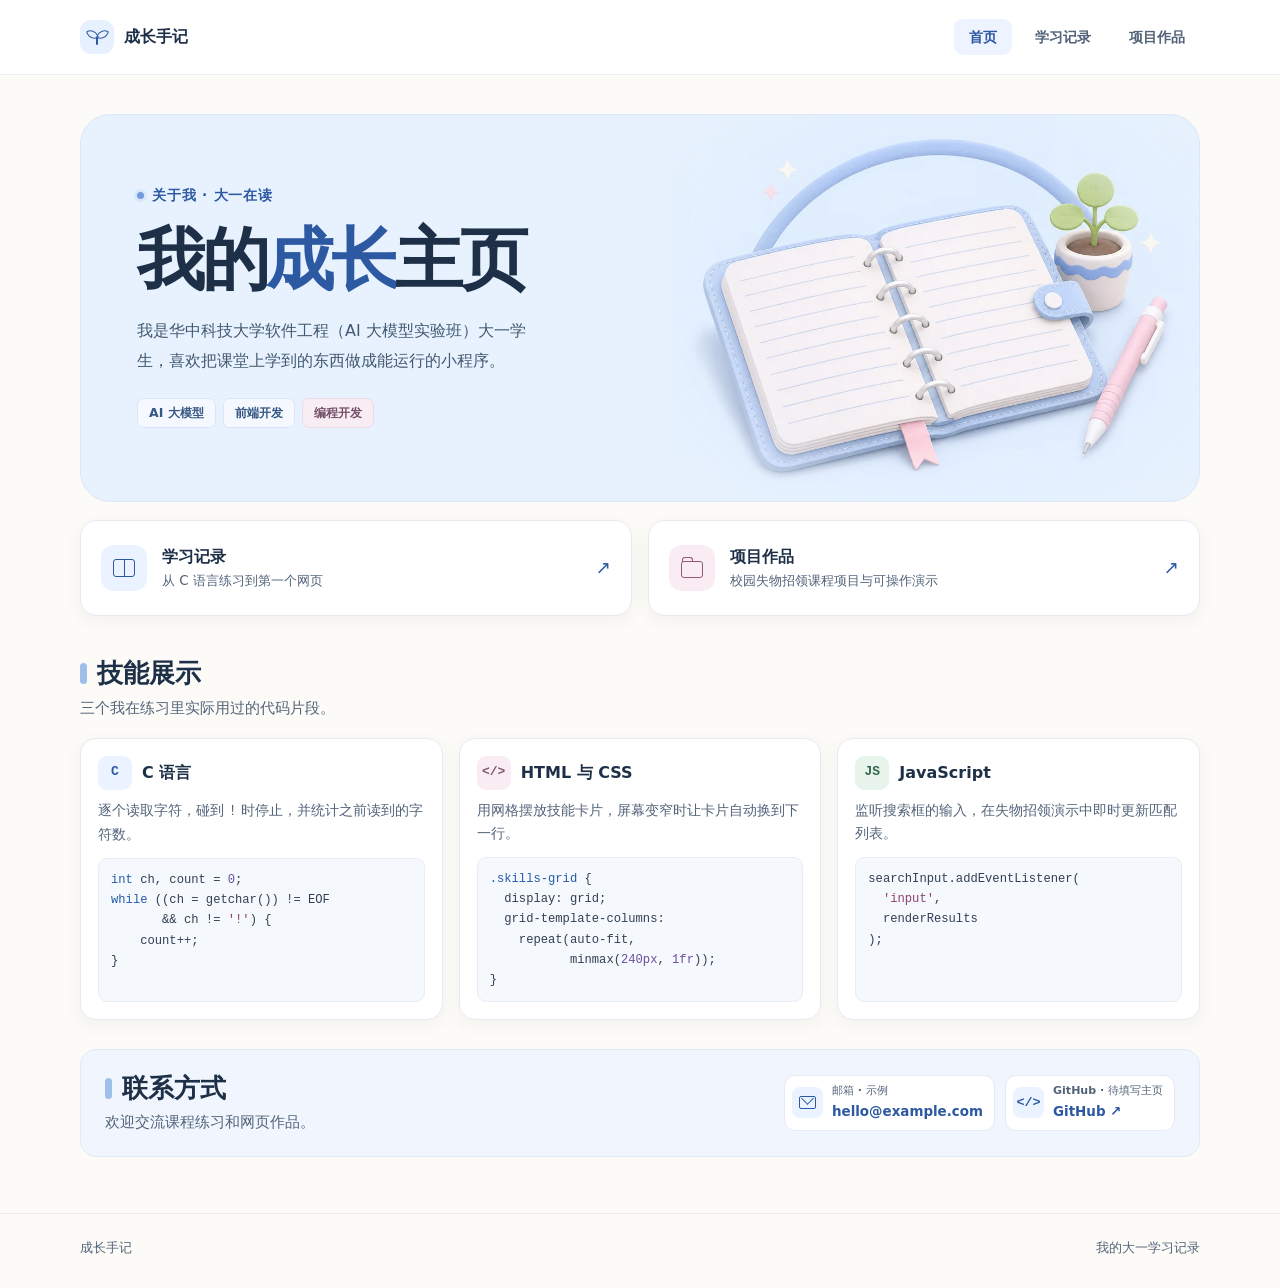
<file: index.html>
<!doctype html>
<html lang="zh-CN">
<head>
  <meta charset="utf-8">
  <meta name="viewport" content="width=device-width, initial-scale=1">
  <meta name="description" content="我的成长主页，记录大一的软件工程学习、代码练习与课程作品。">
  <meta name="theme-color" content="#fdfbf7">
  <title>我的成长主页</title>
  <link rel="stylesheet" href="css/style.css">
</head>
<body>
  <a class="skip-link" href="#main">跳到正文</a>
  <!-- 三个页面的导航一致，aria-current 标记当前页面。 -->
  <header class="site-header">
    <div class="shell header-inner">
      <a class="brand" href="index.html">
        <span class="brand-icon" aria-hidden="true"><i></i></span>
        <span>成长手记</span>
      </a>
      <nav class="main-nav" aria-label="主导航">
        <a href="index.html" aria-current="page">首页</a>
        <a href="records.html">学习记录</a>
        <a href="projects.html">项目作品</a>
      </nav>
    </div>
  </header>

  <main class="shell page home-page" id="main">
    <!-- 关于我：在这里修改学校、专业或学习方向。 -->
    <section class="hero" aria-labelledby="home-heading">
      <div class="hero-content">
        <p class="eyebrow hero-kicker"><span class="status-dot" aria-hidden="true"></span>关于我 · 大一在读</p>
        <h1 id="home-heading">我的<span>成长</span>主页</h1>
        <p class="hero-intro">我是华中科技大学软件工程（AI 大模型实验班）大一学生，喜欢把课堂上学到的东西做成能运行的小程序。</p>
        <ul class="hero-topics" aria-label="学习方向">
          <li>AI 大模型</li>
          <li>前端开发</li>
          <li>编程开发</li>
        </ul>
      </div>
      <div class="hero-art" aria-hidden="true"></div>
    </section>

    <!-- 首页入口指向独立的 HTML 页面。 -->
    <div class="page-links">
      <a class="link-card" href="records.html">
        <span class="feature-icon icon-book" aria-hidden="true"></span>
        <span class="link-copy"><strong>学习记录</strong><span>从 C 语言练习到第一个网页</span></span>
        <span class="link-arrow" aria-hidden="true">↗</span>
      </a>
      <a class="link-card" href="projects.html">
        <span class="feature-icon icon-folder" aria-hidden="true"></span>
        <span class="link-copy"><strong>项目作品</strong><span>校园失物招领课程项目与可操作演示</span></span>
        <span class="link-arrow" aria-hidden="true">↗</span>
      </a>
    </div>

    <!-- 技能展示：pre 保留缩进，code 内的尖括号需要转义。 -->
    <section class="content-section" aria-labelledby="skills-heading">
      <div class="section-heading">
        <h2 id="skills-heading"><span class="heading-mark" aria-hidden="true"></span>技能展示</h2>
        <p>三个我在练习里实际用过的代码片段。</p>
      </div>
      <div class="skills-grid">
        <article class="skill-card">
          <div class="skill-head"><span class="skill-icon skill-blue" aria-hidden="true">C</span><h3>C 语言</h3></div>
          <p>逐个读取字符，碰到 <code>!</code> 时停止，并统计之前读到的字符数。</p>
          <pre><code><span class="code-key">int</span> ch, count = <span class="code-num">0</span>;
<span class="code-key">while</span> ((ch = getchar()) != EOF
       &amp;&amp; ch != <span class="code-str">'!'</span>) {
    count++;
}</code></pre>
        </article>
        <article class="skill-card">
          <div class="skill-head"><span class="skill-icon skill-pink" aria-hidden="true">&lt;/&gt;</span><h3>HTML 与 CSS</h3></div>
          <p>用网格摆放技能卡片，屏幕变窄时让卡片自动换到下一行。</p>
          <pre><code><span class="code-key">.skills-grid</span> {
  display: grid;
  grid-template-columns:
    repeat(auto-fit,
           minmax(<span class="code-num">240px</span>, <span class="code-num">1fr</span>));
}</code></pre>
        </article>
        <article class="skill-card">
          <div class="skill-head"><span class="skill-icon skill-mint" aria-hidden="true">JS</span><h3>JavaScript</h3></div>
          <p>监听搜索框的输入，在失物招领演示中即时更新匹配列表。</p>
          <pre><code>searchInput.addEventListener(
  <span class="code-str">'input'</span>,
  renderResults
);</code></pre>
        </article>
      </div>
    </section>

    <!-- 联系方式：替换两处邮箱文本及 GitHub 链接地址。 -->
    <section class="contact-panel" id="contact" aria-labelledby="contact-heading">
      <div>
        <h2 id="contact-heading"><span class="heading-mark" aria-hidden="true"></span>联系方式</h2>
        <p>欢迎交流课程练习和网页作品。</p>
      </div>
      <div class="contact-links">
        <a href="mailto:hello@example.com"><span class="mini-icon icon-mail" aria-hidden="true"></span><span><small>邮箱 · 示例</small>hello@example.com</span></a>
        <a href="https://github.com/" target="_blank" rel="noopener noreferrer"><span class="mini-icon icon-code" aria-hidden="true">&lt;/&gt;</span><span><small>GitHub · 待填写主页</small>GitHub ↗</span></a>
      </div>
    </section>
  </main>

  <footer class="site-footer"><div class="shell footer-inner"><span>成长手记</span><span>我的大一学习记录</span></div></footer>
</body>
</html>
</file>
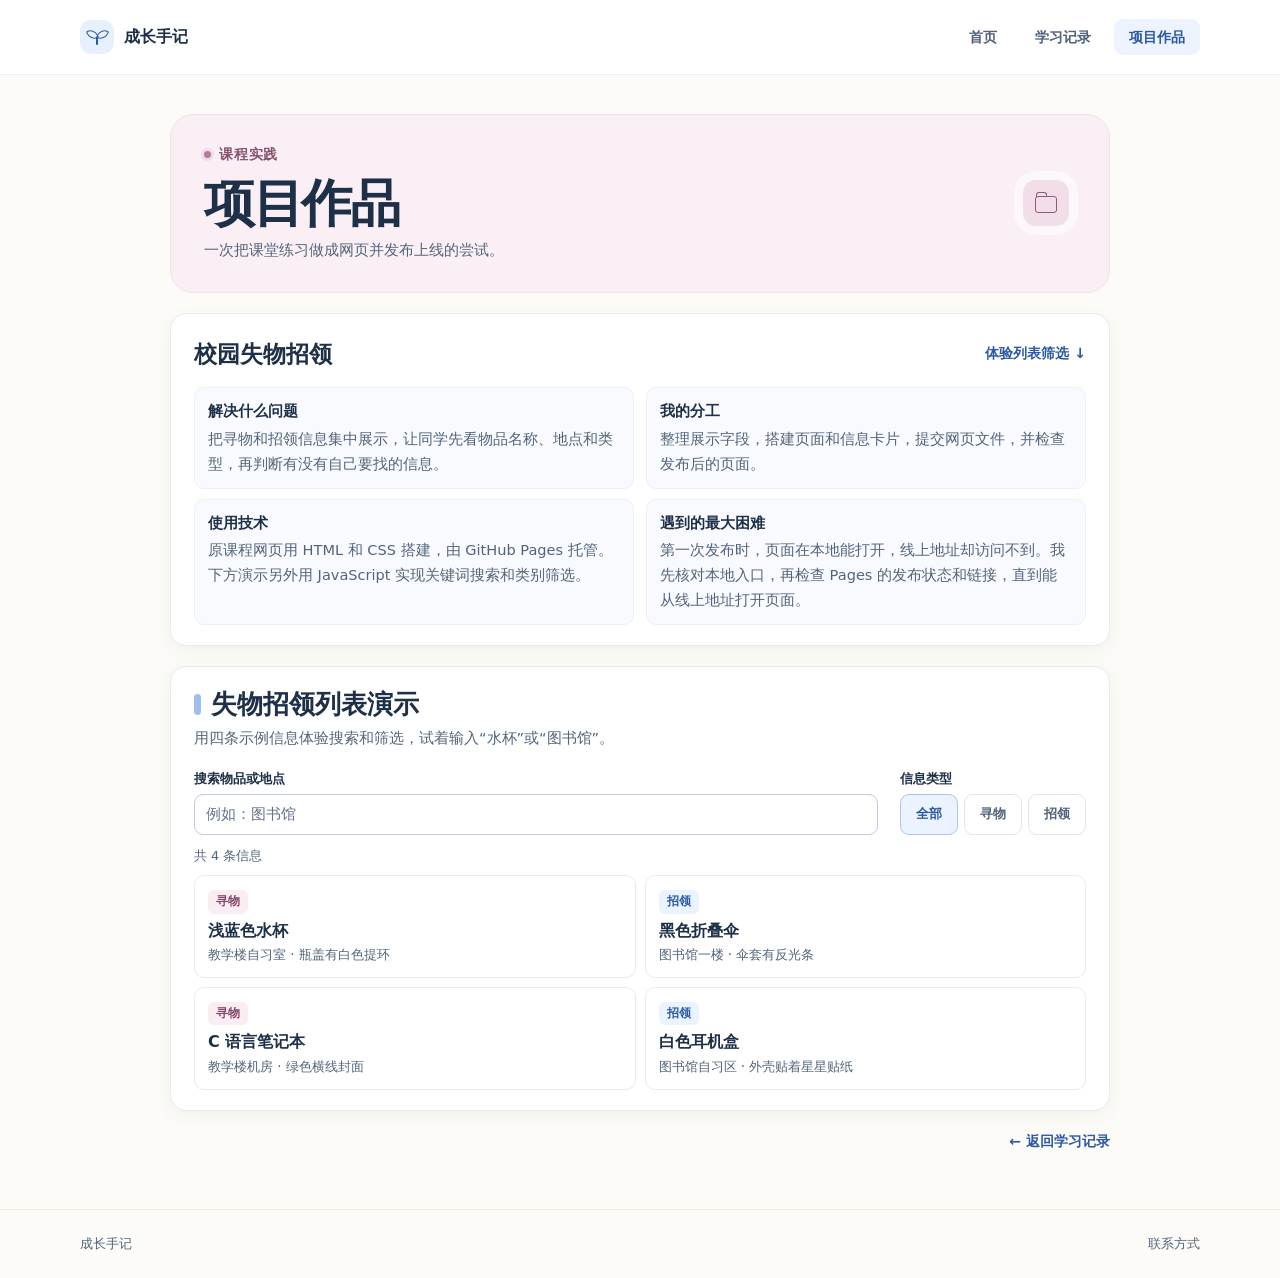
<file: projects.html>
<!doctype html>
<html lang="zh-CN">
<head>
  <meta charset="utf-8">
  <meta name="viewport" content="width=device-width, initial-scale=1">
  <meta name="description" content="校园失物招领课程项目复盘与列表筛选演示。">
  <meta name="theme-color" content="#fdfbf7">
  <title>项目作品 · 成长手记</title>
  <link rel="stylesheet" href="css/style.css">
  <script src="js/main.js" defer></script>
</head>
<body>
  <a class="skip-link" href="#main">跳到正文</a>
  <header class="site-header">
    <div class="shell header-inner">
      <a class="brand" href="index.html"><span class="brand-icon" aria-hidden="true"><i></i></span><span>成长手记</span></a>
      <nav class="main-nav" aria-label="主导航">
        <a href="index.html">首页</a>
        <a href="records.html">学习记录</a>
        <a href="projects.html" aria-current="page">项目作品</a>
      </nav>
    </div>
  </header>

  <main class="shell page sub-page" id="main">
    <section class="page-banner projects-banner" aria-labelledby="projects-heading">
      <div>
        <p class="eyebrow"><span class="status-dot" aria-hidden="true"></span>课程实践</p>
        <h1 id="projects-heading">项目作品</h1>
        <p>一次把课堂练习做成网页并发布上线的尝试。</p>
      </div>
      <span class="feature-icon icon-folder" aria-hidden="true"></span>
    </section>

    <article class="project-card" aria-labelledby="project-heading">
      <div class="project-top">
        <h2 id="project-heading">校园失物招领</h2>
        <a class="text-link" href="#demo">体验列表筛选 <span aria-hidden="true">↓</span></a>
      </div>
      <dl class="project-facts">
        <div><dt>解决什么问题</dt><dd>把寻物和招领信息集中展示，让同学先看物品名称、地点和类型，再判断有没有自己要找的信息。</dd></div>
        <div><dt>我的分工</dt><dd>整理展示字段，搭建页面和信息卡片，提交网页文件，并检查发布后的页面。</dd></div>
        <div><dt>使用技术</dt><dd>原课程网页用 HTML 和 CSS 搭建，由 GitHub Pages 托管。下方演示另外用 JavaScript 实现关键词搜索和类别筛选。</dd></div>
        <div><dt>遇到的最大困难</dt><dd>第一次发布时，页面在本地能打开，线上地址却访问不到。我先核对本地入口，再检查 Pages 的发布状态和链接，直到能从线上地址打开页面。</dd></div>
      </dl>
    </article>

    <!-- 演示数据写在 HTML 中，JS 读取卡片并按条件显示或隐藏。 -->
    <section class="demo-panel" id="demo" aria-labelledby="demo-heading">
      <div class="section-heading">
        <h2 id="demo-heading"><span class="heading-mark" aria-hidden="true"></span>失物招领列表演示</h2>
        <p>用四条示例信息体验搜索和筛选，试着输入“水杯”或“图书馆”。</p>
      </div>
      <noscript><p class="demo-note">启用 JavaScript 即可使用搜索和筛选。</p></noscript>
      <div class="demo-controls" id="demo-controls" hidden>
        <div class="search-field">
          <label for="item-search">搜索物品或地点</label>
          <input id="item-search" type="search" placeholder="例如：图书馆" maxlength="60" autocomplete="off">
        </div>
        <fieldset class="filter-field">
          <legend>信息类型</legend>
          <div class="filter-options">
            <label><input type="radio" name="item-type" value="all" checked><span>全部</span></label>
            <label><input type="radio" name="item-type" value="lost"><span>寻物</span></label>
            <label><input type="radio" name="item-type" value="found"><span>招领</span></label>
          </div>
        </fieldset>
      </div>
      <p class="results-count" id="results-count" role="status" hidden></p>
      <ul class="demo-results" id="demo-results">
        <li data-type="lost"><span class="topic-tag tag-lost">寻物</span><h3>浅蓝色水杯</h3><p>教学楼自习室 · 瓶盖有白色提环</p></li>
        <li data-type="found"><span class="topic-tag">招领</span><h3>黑色折叠伞</h3><p>图书馆一楼 · 伞套有反光条</p></li>
        <li data-type="lost"><span class="topic-tag tag-lost">寻物</span><h3>C 语言笔记本</h3><p>教学楼机房 · 绿色横线封面</p></li>
        <li data-type="found"><span class="topic-tag">招领</span><h3>白色耳机盒</h3><p>图书馆自习区 · 外壳贴着星星贴纸</p></li>
      </ul>
      <div class="empty-state" id="empty-state" hidden>
        <p>暂时没有匹配的信息，可以换个关键词或清除筛选。</p>
        <button class="reset-button" type="button" id="reset-search">清除筛选</button>
      </div>
    </section>
    <div class="page-end"><a class="text-link" href="records.html#main"><span aria-hidden="true">←</span> 返回学习记录</a></div>
  </main>

  <footer class="site-footer"><div class="shell footer-inner"><a href="index.html">成长手记</a><a href="index.html#contact">联系方式</a></div></footer>
</body>
</html>
</file>
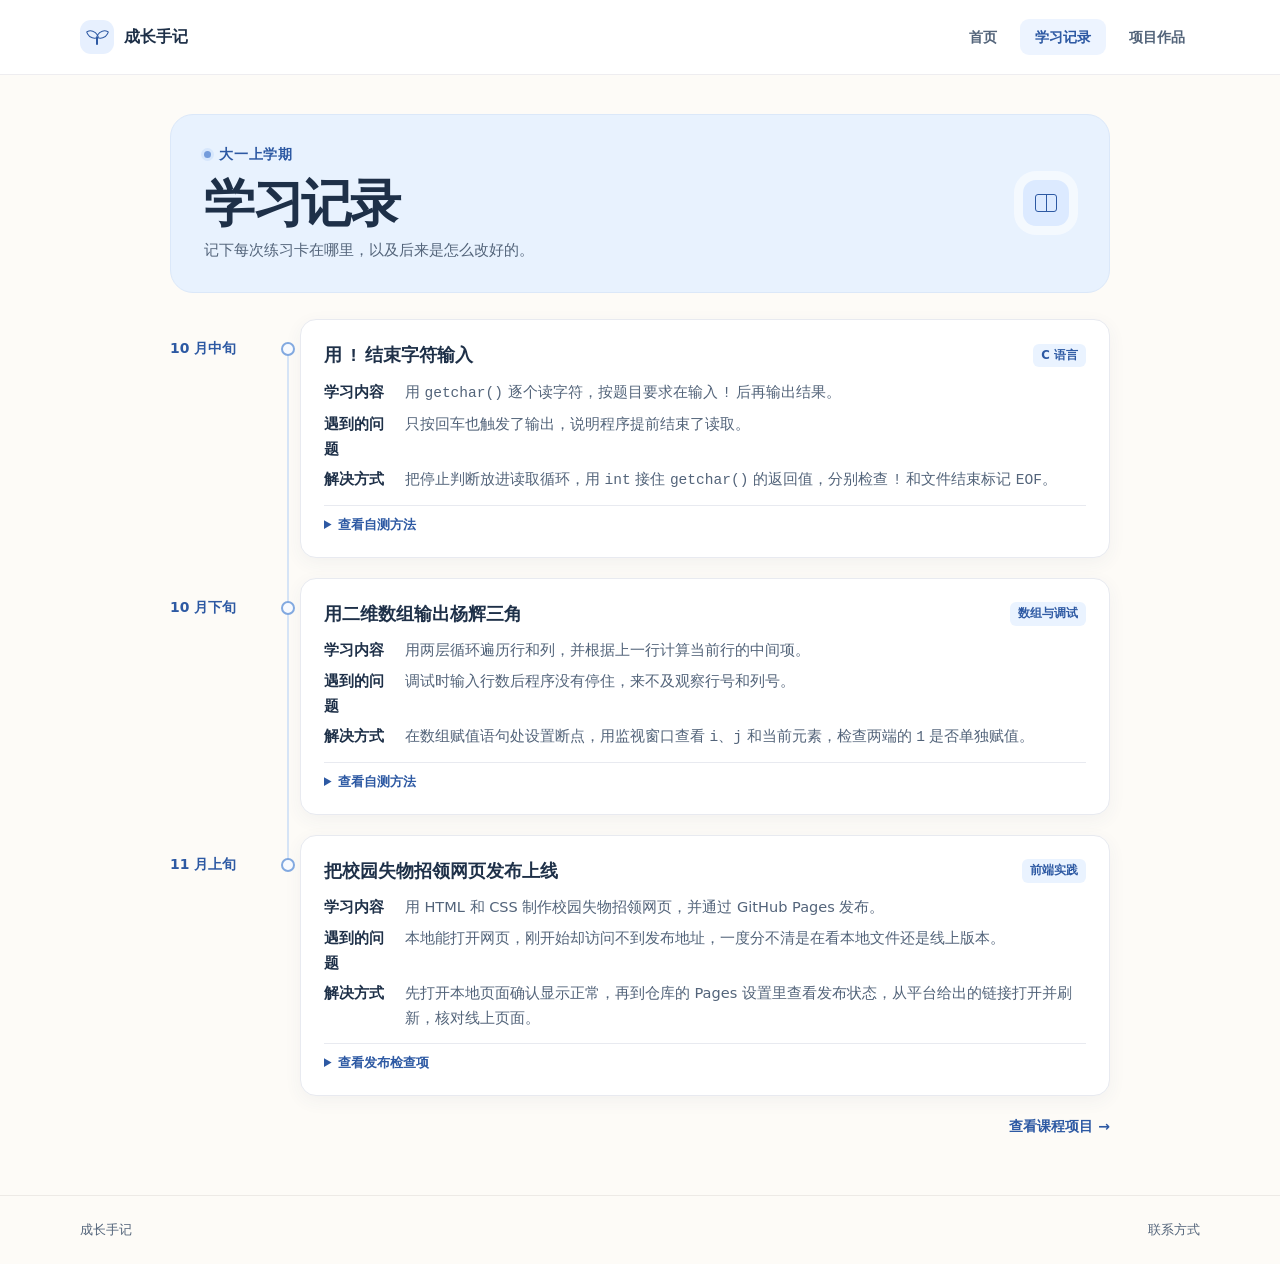
<file: records.html>
<!doctype html>
<html lang="zh-CN">
<head>
  <meta charset="utf-8">
  <meta name="viewport" content="width=device-width, initial-scale=1">
  <meta name="description" content="从 C 语言输入、数组练习到静态网页制作的学习记录。">
  <meta name="theme-color" content="#fdfbf7">
  <title>学习记录 · 成长手记</title>
  <link rel="stylesheet" href="css/style.css">
</head>
<body>
  <a class="skip-link" href="#main">跳到正文</a>
  <header class="site-header">
    <div class="shell header-inner">
      <a class="brand" href="index.html"><span class="brand-icon" aria-hidden="true"><i></i></span><span>成长手记</span></a>
      <nav class="main-nav" aria-label="主导航">
        <a href="index.html">首页</a>
        <a href="records.html" aria-current="page">学习记录</a>
        <a href="projects.html">项目作品</a>
      </nav>
    </div>
  </header>

  <main class="shell page sub-page" id="main">
    <section class="page-banner records-banner" aria-labelledby="records-heading">
      <div>
        <p class="eyebrow"><span class="status-dot" aria-hidden="true"></span>大一上学期</p>
        <h1 id="records-heading">学习记录</h1>
        <p>记下每次练习卡在哪里，以及后来是怎么改好的。</p>
      </div>
      <span class="feature-icon icon-book" aria-hidden="true"></span>
    </section>

    <!-- 每条记录由时间、学习内容、遇到的问题和解决方式组成。 -->
    <ol class="record-list" aria-label="按学习时间排列的记录">
      <li class="record-item">
        <p class="record-time">10 月中旬</p>
        <article class="record-card">
          <div class="record-head"><h2>用 <code>!</code> 结束字符输入</h2><span class="topic-tag">C 语言</span></div>
          <dl class="record-details">
            <div><dt>学习内容</dt><dd>用 <code>getchar()</code> 逐个读字符，按题目要求在输入 <code>!</code> 后再输出结果。</dd></div>
            <div><dt>遇到的问题</dt><dd>只按回车也触发了输出，说明程序提前结束了读取。</dd></div>
            <div><dt>解决方式</dt><dd>把停止判断放进读取循环，用 <code>int</code> 接住 <code>getchar()</code> 的返回值，分别检查 <code>!</code> 和文件结束标记 <code>EOF</code>。</dd></div>
          </dl>
          <details>
            <summary>查看自测方法</summary>
            <p>先输入 <code>ab</code> 并回车，观察程序是否继续等待，再输入 <code>!</code> 并回车，核对输出。</p>
          </details>
        </article>
      </li>
      <li class="record-item">
        <p class="record-time">10 月下旬</p>
        <article class="record-card">
          <div class="record-head"><h2>用二维数组输出杨辉三角</h2><span class="topic-tag">数组与调试</span></div>
          <dl class="record-details">
            <div><dt>学习内容</dt><dd>用两层循环遍历行和列，并根据上一行计算当前行的中间项。</dd></div>
            <div><dt>遇到的问题</dt><dd>调试时输入行数后程序没有停住，来不及观察行号和列号。</dd></div>
            <div><dt>解决方式</dt><dd>在数组赋值语句处设置断点，用监视窗口查看 <code>i</code>、<code>j</code> 和当前元素，检查两端的 <code>1</code> 是否单独赋值。</dd></div>
          </dl>
          <details>
            <summary>查看自测方法</summary>
            <p>分别输入 <code>1</code> 和 <code>5</code>，检查第一行只有一个 <code>1</code>，第五行是 <code>1 4 6 4 1</code>。</p>
          </details>
        </article>
      </li>
      <li class="record-item">
        <p class="record-time">11 月上旬</p>
        <article class="record-card">
          <div class="record-head"><h2>把校园失物招领网页发布上线</h2><span class="topic-tag">前端实践</span></div>
          <dl class="record-details">
            <div><dt>学习内容</dt><dd>用 HTML 和 CSS 制作校园失物招领网页，并通过 GitHub Pages 发布。</dd></div>
            <div><dt>遇到的问题</dt><dd>本地能打开网页，刚开始却访问不到发布地址，一度分不清是在看本地文件还是线上版本。</dd></div>
            <div><dt>解决方式</dt><dd>先打开本地页面确认显示正常，再到仓库的 Pages 设置里查看发布状态，从平台给出的链接打开并刷新，核对线上页面。</dd></div>
          </dl>
          <details>
            <summary>查看发布检查项</summary>
            <p>检查入口文件是否叫 <code>index.html</code>，发布来源是否包含入口文件，再用 Pages 提供的地址访问。</p>
          </details>
        </article>
      </li>
    </ol>
    <div class="page-end"><a class="text-link" href="projects.html">查看课程项目 <span aria-hidden="true">→</span></a></div>
  </main>

  <footer class="site-footer"><div class="shell footer-inner"><a href="index.html">成长手记</a><a href="index.html#contact">联系方式</a></div></footer>
</body>
</html>
</file>
<file: css/style.css>
/* 1. 全站配色、字体与常用布局 */
:root {
  --paper: #fdfbf7;
  --surface: #fff;
  --ink: #1e3048;
  --muted: #53647a;
  --blue: #2d59a3;
  --blue-soft: #eaf3ff;
  --pink-soft: #f9edf3;
  --mint-soft: #e8f4ec;
  --line: #e8eaf0;
  --shadow: 0 5px 18px rgba(49, 77, 116, .055);
}

* { box-sizing: border-box; }
[hidden] { display: none !important; }

html { scroll-behavior: smooth; }

body {
  margin: 0;
  color: var(--ink);
  background: var(--paper);
  font: 16px/1.7 system-ui, "PingFang SC", "Microsoft YaHei", sans-serif;
  -webkit-font-smoothing: antialiased;
}

h1, h2, h3, p, dl, dd { margin: 0; }
a { color: inherit; text-decoration: none; }
button, input { font: inherit; }
:focus-visible { outline: 3px solid var(--blue); outline-offset: 4px; }
code { font-family: Consolas, "Liberation Mono", "Courier New", monospace; }

.shell { width: min(1120px, calc(100% - 64px)); margin-inline: auto; }
.page { padding-block: 39px 56px; }

.skip-link {
  position: absolute;
  z-index: 2;
  top: 8px;
  left: 8px;
  transform: translateY(-150%);
  padding: 8px 16px;
  border-radius: 8px;
  color: var(--blue);
  background: white;
}

.skip-link:focus { transform: none; }

.site-header {
  border-bottom: 1px solid #eeedf0;
  background: var(--surface);
}

.header-inner, .footer-inner {
  display: flex;
  align-items: center;
  justify-content: space-between;
}

.header-inner { min-height: 74px; gap: 16px; }
.brand { display: inline-flex; align-items: center; gap: 10px; font-weight: 750; white-space: nowrap; }
.brand-icon {
  position: relative;
  flex: 0 0 34px;
  width: 34px;
  height: 34px;
  border-radius: 11px;
  color: var(--blue);
  background: #e7f0fe;
}

/* 用 CSS 和伪元素绘制嫩芽、书本、文件夹和信封小图标。 */
.brand-icon::before, .brand-icon::after {
  position: absolute;
  top: 10px;
  width: 9px;
  height: 7px;
  border: 1.5px solid currentColor;
  content: "";
}
.brand-icon::before { left: 7px; border-radius: 8px 1px 8px 1px; transform: rotate(62deg); }
.brand-icon::after { left: 17px; border-radius: 1px 8px 1px 8px; transform: rotate(-62deg); }
.brand-icon i { position: absolute; top: 17px; left: 16px; width: 2px; height: 8px; border-radius: 2px; background: currentColor; }

.main-nav { display: flex; align-items: center; gap: 8px; }
.main-nav a {
  display: block;
  padding: 6px 15px;
  border-radius: 9px;
  color: var(--muted);
  font-size: .9rem;
  font-weight: 650;
  white-space: nowrap;
  transition: background-color .2s ease, color .2s ease;
}

.main-nav a:hover, .main-nav a[aria-current="page"] {
  color: var(--blue);
  background: #edf4ff;
}

.site-footer { border-top: 1px solid #edeae6; color: var(--muted); }
.footer-inner { min-height: 68px; gap: 16px; font-size: .82rem; }
.footer-inner a:hover { color: var(--blue); }

/* 2. 首页：关于我、入口卡片、技能代码和联系方式 */
.hero {
  position: relative;
  isolation: isolate;
  display: grid;
  grid-template-columns: 1.12fr 1fr;
  align-items: center;
  min-height: 388px;
  overflow: hidden;
  border: 1px solid #dbe8f9;
  border-radius: 30px;
  background: #e8f2fe;
}

.hero-content { z-index: 1; padding: 48px 0 52px 56px; }
.eyebrow {
  display: flex;
  align-items: center;
  gap: 8px;
  color: var(--blue);
  font-size: .85rem;
  font-weight: 730;
  letter-spacing: .06em;
}

.status-dot {
  flex: 0 0 7px;
  width: 7px;
  height: 7px;
  border-radius: 50%;
  background: #749cdb;
  box-shadow: 0 0 0 3px #d7e7fc;
}

.hero h1 {
  margin: 14px 0 16px;
  font-size: clamp(2.6rem, 5.6vw, 4.25rem);
  line-height: 1.16;
  letter-spacing: -.05em;
  font-weight: 790;
}
.hero h1 span { color: var(--blue); }
.hero-intro { max-width: 410px; color: #425971; line-height: 1.85; }

.hero-topics {
  display: flex;
  flex-wrap: wrap;
  gap: 7px;
  list-style: none;
  padding: 0;
  margin: 23px 0 0;
}
.hero-topics li {
  padding: 3px 11px;
  border: 1px solid #d8e6f8;
  border-radius: 7px;
  color: #365782;
  background: #f5f9ff;
  font-size: .78rem;
  font-weight: 650;
}
.hero-topics li:last-child { border-color: #eddae9; color: #765268; background: #f9edf4; }

.hero-art {
  align-self: stretch;
  min-height: 300px;
  background: url("../assets/study-notebook.webp") center / cover no-repeat;
  mask-image: radial-gradient(ellipse 72% 76% at 51% 49%, black 50%, transparent 95%);
}

.page-links { display: grid; grid-template-columns: repeat(2, minmax(0, 1fr)); gap: 16px; margin-top: 18px; }
.link-card {
  display: flex;
  align-items: center;
  gap: 15px;
  min-width: 0;
  min-height: 96px;
  padding: 13px 20px;
  border: 1px solid var(--line);
  border-radius: 17px;
  background: var(--surface);
  box-shadow: var(--shadow);
  transition: transform .2s ease, border-color .2s ease, box-shadow .2s ease;
}

.link-card:hover {
  transform: translateY(-3px);
  border-color: #c8d9ef;
  box-shadow: 0 9px 24px rgba(49, 77, 116, .11);
}

.feature-icon, .mini-icon {
  position: relative;
  display: inline-grid;
  flex: none;
  place-items: center;
  width: 46px;
  height: 46px;
  border-radius: 13px;
  color: var(--blue);
  background: var(--blue-soft);
}

.icon-book::before, .icon-book::after, .icon-folder::before, .icon-folder::after,
.icon-mail::before, .icon-mail::after {
  position: absolute;
  content: "";
}

.icon-book::before { inset: 14px 12px; border: 1.7px solid currentColor; border-radius: 3px; }
.icon-book::after { inset: 15px auto 15px 50%; border-left: 1.5px solid currentColor; }
.icon-folder { color: #955875; background: var(--pink-soft); }
.icon-folder::before { inset: 16px 12px 13px; border: 1.7px solid currentColor; border-radius: 3px; }
.icon-folder::after { top: 12px; left: 13px; width: 9px; height: 4px; border: 1.7px solid currentColor; border-bottom: 0; border-radius: 3px 3px 0 0; }

.link-copy { display: grid; gap: 2px; min-width: 0; line-height: 1.45; }
.link-copy strong { font-size: 1.03rem; }
.link-copy > span { color: var(--muted); font-size: .84rem; }
.link-arrow { margin-left: auto; padding-left: 4px; color: var(--blue); font-size: 1.15rem; }

.content-section { margin-top: 40px; }
.section-heading { margin-bottom: 17px; }
.section-heading h2, .contact-panel h2 {
  display: flex;
  align-items: center;
  gap: 10px;
  font-size: clamp(1.3rem, 3vw, 1.6rem);
  line-height: 1.4;
}
.heading-mark { width: 7px; height: 21px; border-radius: 6px; background: #9fbfeb; }
.section-heading p, .contact-panel p { margin-top: 4px; color: var(--muted); font-size: .91rem; }

.skills-grid {
  display: grid;
  grid-template-columns: repeat(auto-fit, minmax(240px, 1fr));
  gap: 16px;
}
.skill-card {
  display: flex;
  flex-direction: column;
  min-width: 0;
  padding: 17px;
  border: 1px solid var(--line);
  border-radius: 16px;
  background: var(--surface);
  box-shadow: var(--shadow);
}
.skill-head { display: flex; align-items: center; gap: 10px; }
.skill-head h3 { font-size: 1rem; }
.skill-icon {
  display: inline-grid;
  flex: none;
  place-items: center;
  width: 34px;
  height: 34px;
  border-radius: 9px;
  font: 700 .81rem/1 Consolas, monospace;
}
.skill-blue { color: var(--blue); background: var(--blue-soft); }
.skill-pink { color: #835270; background: var(--pink-soft); }
.skill-mint { color: #33664d; background: var(--mint-soft); }
.skill-card p { margin: 9px 0 12px; color: var(--muted); font-size: .86rem; }
.skill-card pre {
  flex: 1;
  overflow-x: auto;
  margin: auto 0 0;
  padding: 11px 12px;
  border: 1px solid #e9eef5;
  border-radius: 9px;
  color: #323f53;
  background: #f5f8fc;
  font-size: .76rem;
  line-height: 1.65;
}
.code-key { color: #265ba7; }
.code-num { color: #6a4d9e; }
.code-str { color: #8e406b; }

.contact-panel {
  display: flex;
  align-items: center;
  justify-content: space-between;
  gap: 18px 30px;
  margin-top: 29px;
  padding: 21px 24px;
  border: 1px solid #e0eaf7;
  border-radius: 16px;
  background: #f1f6fe;
}
.contact-links { display: flex; flex-wrap: wrap; gap: 10px; }
.contact-links a {
  display: flex;
  align-items: center;
  gap: 9px;
  min-width: 0;
  padding: 6px 11px 6px 7px;
  border: 1px solid #e4ebf7;
  border-radius: 11px;
  background: var(--surface);
  color: var(--blue);
  font-size: .84rem;
  font-weight: 650;
  transition: border-color .2s ease;
}
.contact-links a:hover { border-color: #a9c2e6; }
.contact-links small { display: block; color: var(--muted); font-size: .69rem; font-weight: 550; }
.mini-icon { width: 31px; height: 31px; border-radius: 8px; }
.icon-mail::before { inset: 9px 7px; border: 1.5px solid currentColor; border-radius: 2px; }
.icon-mail::after { top: 7px; left: 11px; width: 8px; height: 8px; border: solid currentColor; border-width: 0 1.5px 1.5px 0; transform: rotate(45deg); }
.icon-code { font-family: Consolas, monospace; }

/* 3. 内页通用样式与学习记录时间线 */
.sub-page { max-width: 940px; }
.page-banner {
  display: flex;
  align-items: center;
  justify-content: space-between;
  gap: 16px;
  padding: 28px 33px;
  border: 1px solid #dbe8f9;
  border-radius: 23px;
  background: #e8f2fe;
}
.page-banner h1 { margin: 5px 0 3px; font-size: clamp(2.1rem, 5vw, 3.2rem); line-height: 1.25; letter-spacing: -.045em; }
.page-banner p:last-child { color: var(--muted); font-size: .95rem; }
.page-banner .feature-icon { margin-right: 7px; box-shadow: 0 0 0 9px rgba(255, 255, 255, .55); }
.records-banner .feature-icon { background: #dceaff; }
.projects-banner { border-color: #f0e1eb; background: #f9eff4; }
.projects-banner .eyebrow { color: #85526e; }
.projects-banner .status-dot { background: #b8779d; box-shadow: 0 0 0 3px #efdce9; }
.projects-banner .feature-icon { background: #f2dee9; }

.record-list { display: grid; gap: 20px; list-style: none; padding: 0; margin: 26px 0 0; }
.record-item { position: relative; display: grid; grid-template-columns: 130px minmax(0, 1fr); }
.record-item::before {
  position: absolute;
  left: 111px;
  top: 23px;
  z-index: 1;
  width: 10px;
  height: 10px;
  border: 2px solid #82a9e0;
  border-radius: 50%;
  background: #f7faff;
  content: "";
}
.record-item:not(:last-child)::after {
  position: absolute;
  left: 117px;
  top: 33px;
  bottom: -45px;
  border-left: 2px solid #d6e4f6;
  content: "";
}
.record-time { padding-top: 18px; color: var(--blue); font-size: .87rem; font-weight: 700; }
.record-card, .project-card, .demo-panel {
  padding: 20px 23px;
  border: 1px solid var(--line);
  border-radius: 16px;
  background: var(--surface);
  box-shadow: var(--shadow);
}
.record-head, .project-top { display: flex; flex-wrap: wrap; align-items: center; justify-content: space-between; gap: 4px 12px; }
.record-head h2 { font-size: 1.11rem; }
.topic-tag {
  display: inline-block;
  flex: none;
  width: fit-content;
  padding: 2px 8px;
  border-radius: 6px;
  color: var(--blue);
  background: var(--blue-soft);
  font-size: .73rem;
  font-weight: 670;
  white-space: nowrap;
}
.record-details { display: grid; gap: 6px; margin-top: 9px; }
.record-details > div { display: grid; grid-template-columns: 5em minmax(0, 1fr); gap: 8px; }
.record-details dt, .project-facts dt { font-weight: 700; }
.record-details, .project-facts { font-size: .91rem; }
.record-details dd, .project-facts dd { color: var(--muted); }
.record-card details { margin-top: 12px; padding-top: 8px; border-top: 1px solid var(--line); font-size: .84rem; }
.record-card summary { width: fit-content; color: var(--blue); cursor: pointer; font-weight: 650; }
.record-card details p { margin-top: 5px; color: var(--muted); }
.page-end { display: flex; justify-content: flex-end; margin-top: 19px; }
.text-link { color: var(--blue); font-size: .88rem; font-weight: 700; text-underline-offset: 3px; }
.text-link:hover { text-decoration: underline; }

/* 4. 项目作品与可操作的示例筛选 */
.project-card, .demo-panel { margin-top: 20px; }
.project-top h2 { font-size: 1.45rem; }
.project-facts { display: grid; grid-template-columns: repeat(2, minmax(0, 1fr)); gap: 10px 12px; margin-top: 14px; }
.project-facts > div { padding: 11px 13px; border: 1px solid #edf0f6; border-radius: 10px; background: #f8faff; }
.project-facts dd { margin-top: 3px; }
.demo-panel { scroll-margin-top: 18px; }
.demo-controls { display: grid; grid-template-columns: minmax(160px, 1fr) auto; align-items: end; gap: 10px 22px; }
.search-field label, .filter-field legend { display: block; margin-bottom: 4px; padding: 0; font-size: .8rem; font-weight: 700; }
.search-field input {
  width: 100%;
  min-height: 41px;
  padding: 6px 11px;
  border: 1px solid #bfcde1;
  border-radius: 9px;
  color: var(--ink);
  background: #fff;
  font-size: .91rem;
}
.search-field input::placeholder { color: #64738a; }
.filter-field { min-width: 0; margin: 0; padding: 0; border: 0; }
.filter-options { display: flex; flex-wrap: wrap; gap: 6px; }
.filter-options label { position: relative; cursor: pointer; }
.filter-options input { position: absolute; width: 1px; height: 1px; opacity: 0; }
.filter-options span {
  display: inline-grid;
  place-items: center;
  min-width: 58px;
  min-height: 41px;
  padding: 4px 10px;
  border: 1px solid #dce5f1;
  border-radius: 9px;
  color: var(--muted);
  font-size: .83rem;
  font-weight: 650;
}
.filter-options input:checked + span { border-color: #adc6e8; color: var(--blue); background: #eaf3ff; }
.filter-options input:focus-visible + span { outline: 3px solid var(--blue); outline-offset: 2px; }
.results-count, .demo-note { margin-top: 10px; color: var(--muted); font-size: .8rem; }
.demo-results {
  display: grid;
  grid-template-columns: repeat(2, minmax(0, 1fr));
  gap: 9px;
  list-style: none;
  padding: 0;
  margin: 8px 0 0;
}
.demo-results li { padding: 10px 13px; border: 1px solid var(--line); border-radius: 10px; background: #fff; }
.demo-results h3 { margin-top: 3px; font-size: 1rem; }
.demo-results p { color: var(--muted); font-size: .84rem; }
.tag-lost { color: #85486a; background: var(--pink-soft); }
.empty-state { padding: 15px; border: 1px dashed #bacde7; border-radius: 10px; color: var(--muted); background: #f5f9ff; font-size: .9rem; }
.reset-button {
  margin-top: 8px;
  padding: 4px 12px;
  border: 1px solid #acc3e5;
  border-radius: 8px;
  color: var(--blue);
  background: white;
  cursor: pointer;
}
.reset-button:hover { background: #eaf3ff; }

/* 5. 手机和平板宽度，以及减少动画的系统设置 */
@media (max-width: 810px) {
  .hero { min-height: 330px; }
  .hero-content { padding-left: 33px; }
  .hero-art { background-size: contain; }
}
@media (max-width: 620px) {
  .shell { width: calc(100% - 32px); }
  .page { padding-block: 23px 36px; }
  .header-inner { min-height: 63px; gap: 5px; }
  .brand { gap: 5px; font-size: .88rem; }
  .brand-icon { transform: scale(.85); margin-inline: -2px; }
  .main-nav { gap: 2px; }
  .main-nav a { padding: 6px 7px; font-size: .78rem; }
  .hero { grid-template-columns: 1fr; border-radius: 22px; }
  .hero-content { padding: 26px 22px 0; }
  .hero h1 { margin-block: 8px 11px; font-size: clamp(2rem, 10.5vw, 2.6rem); }
  .hero-intro { font-size: .92rem; }
  .hero-topics { margin-top: 14px; }
  .hero-art { min-height: 190px; background-size: auto 116%; }
  .page-links { grid-template-columns: 1fr; gap: 9px; margin-top: 12px; }
  .link-card { min-height: 69px; padding: 9px 12px; }
  .content-section { margin-top: 27px; }
  .skills-grid { gap: 9px; }
  .contact-panel { align-items: flex-start; flex-direction: column; gap: 11px; padding: 15px; }
  .contact-links a { overflow-wrap: anywhere; }
  .page-banner { padding: 19px 20px; }
  .record-list { margin-top: 17px; gap: 14px; }
  .record-item { grid-template-columns: 1fr; gap: 4px; }
  .record-item::before, .record-item::after { display: none; }
  .record-time { padding: 0 0 0 3px; }
  .record-card, .project-card, .demo-panel { padding: 14px; }
  .record-details > div { grid-template-columns: 1fr; gap: 0; }
  .project-facts, .demo-controls, .demo-results { grid-template-columns: 1fr; }
}
@media (prefers-reduced-motion: reduce) {
  html { scroll-behavior: auto; }
  *, *::before, *::after { transition: none !important; }
}
</file>
